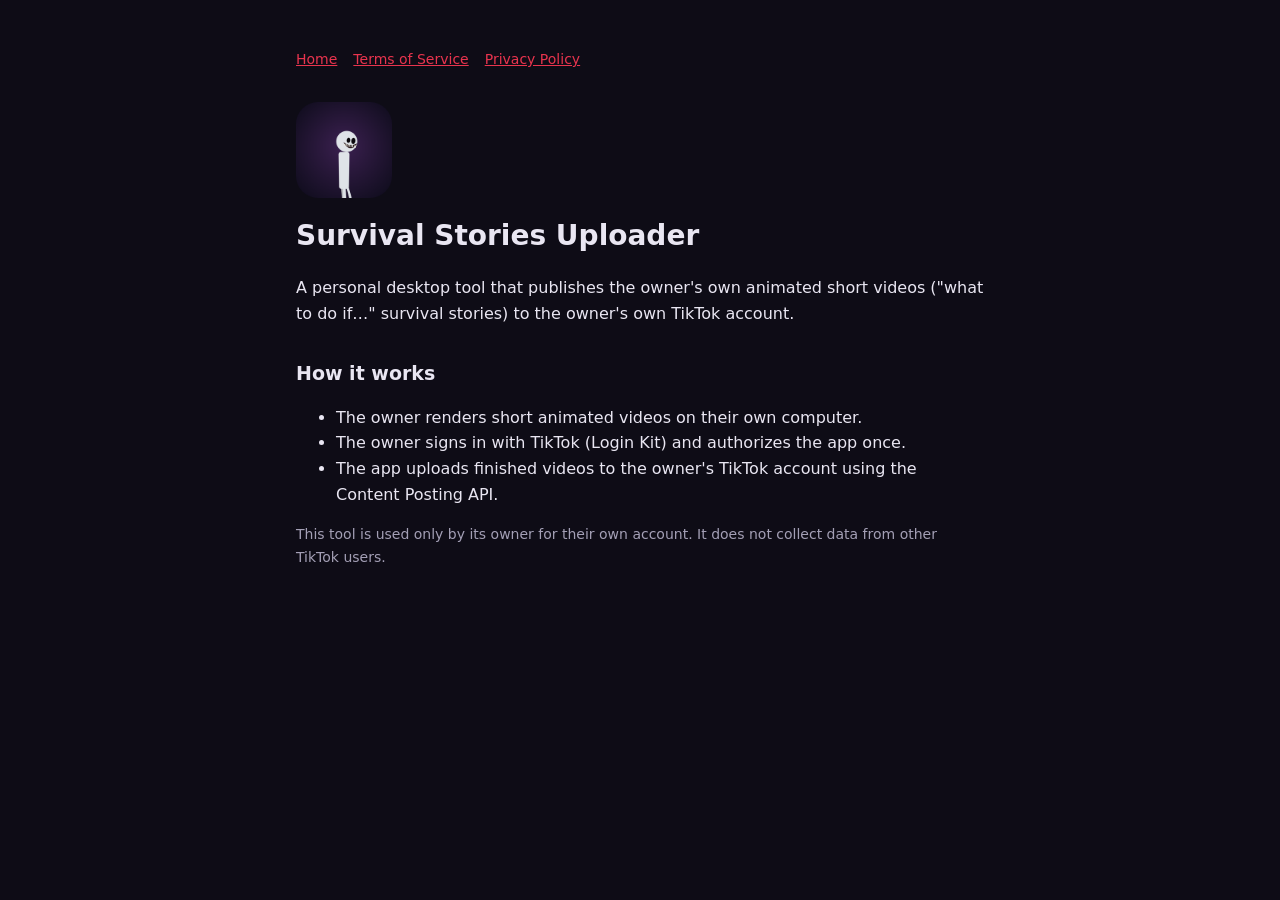
<file: index.html>
<!doctype html>
<html lang="en">
<head>
<meta charset="utf-8">
<meta name="viewport" content="width=device-width, initial-scale=1">
<title>Survival Stories Uploader</title>
<link rel="stylesheet" href="style.css">
</head>
<body>
<main>
<nav><a href="index.html">Home</a><a href="terms.html">Terms of Service</a><a href="privacy.html">Privacy Policy</a></nav>
<img class="icon" src="icon.png" alt="App icon">
<h1>Survival Stories Uploader</h1>
<p>A personal desktop tool that publishes the owner's own animated short videos
("what to do if…" survival stories) to the owner's own TikTok account.</p>
<h2>How it works</h2>
<ul>
  <li>The owner renders short animated videos on their own computer.</li>
  <li>The owner signs in with TikTok (Login Kit) and authorizes the app once.</li>
  <li>The app uploads finished videos to the owner's TikTok account using the Content Posting API.</li>
</ul>
<p class="muted">This tool is used only by its owner for their own account. It does not collect data from other TikTok users.</p>
</main>
</body>
</html>
</file>
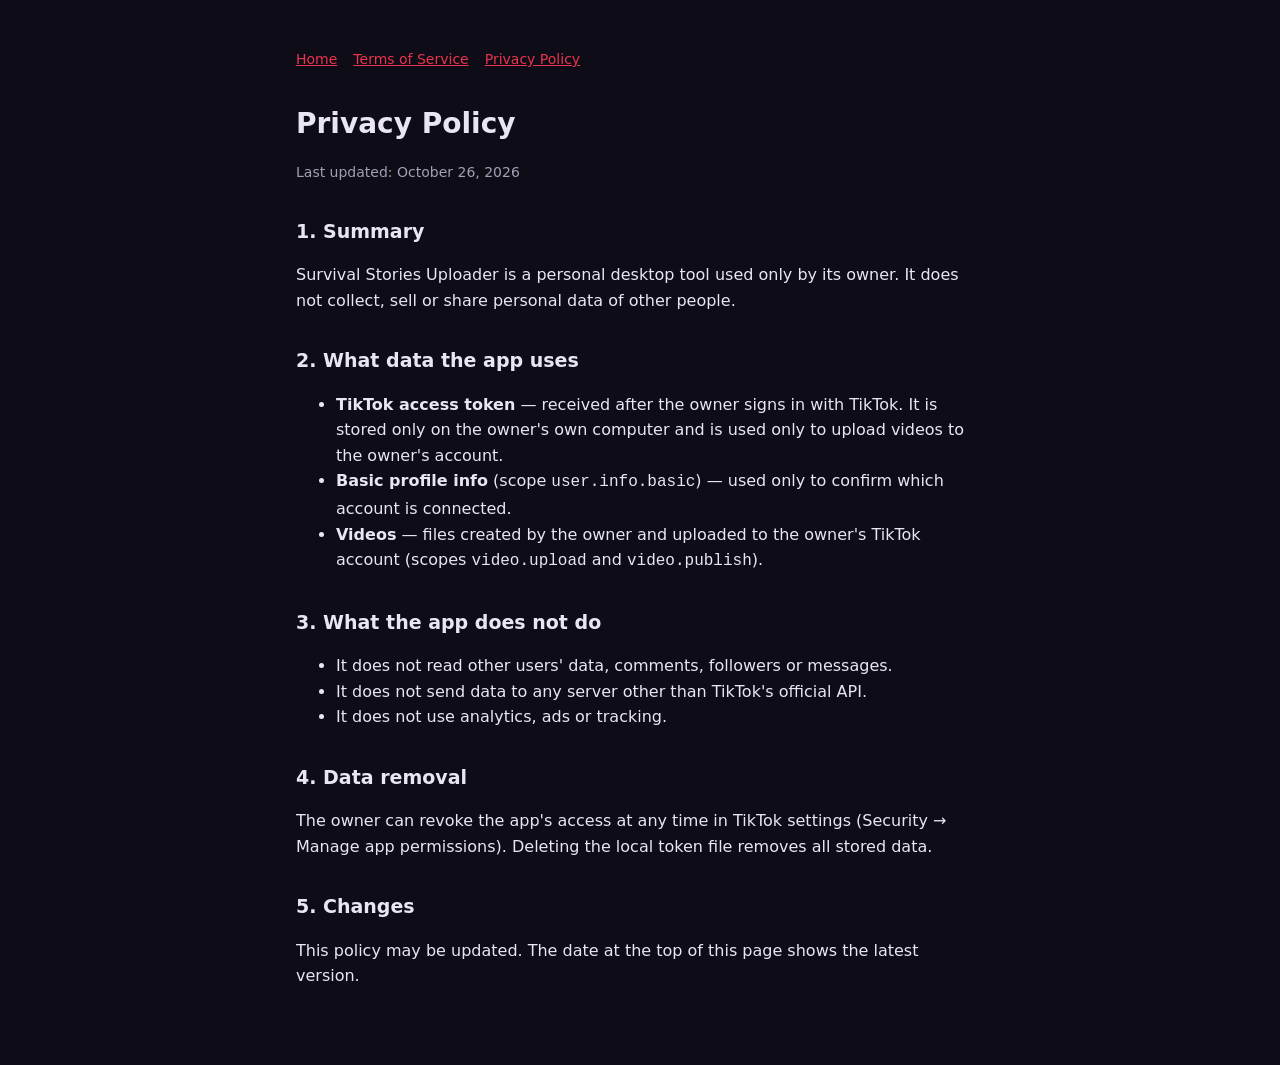
<file: privacy.html>
<!doctype html>
<html lang="en">
<head>
<meta charset="utf-8">
<meta name="viewport" content="width=device-width, initial-scale=1">
<title>Privacy Policy — Survival Stories Uploader</title>
<link rel="stylesheet" href="style.css">
</head>
<body>
<main>
<nav><a href="index.html">Home</a><a href="terms.html">Terms of Service</a><a href="privacy.html">Privacy Policy</a></nav>
<h1>Privacy Policy</h1>
<p class="muted">Last updated: October 26, 2026</p>

<h2>1. Summary</h2>
<p>Survival Stories Uploader is a personal desktop tool used only by its owner. It does not collect, sell or share
personal data of other people.</p>

<h2>2. What data the app uses</h2>
<ul>
  <li><b>TikTok access token</b> — received after the owner signs in with TikTok. It is stored only on the owner's
  own computer and is used only to upload videos to the owner's account.</li>
  <li><b>Basic profile info</b> (scope <code>user.info.basic</code>) — used only to confirm which account is connected.</li>
  <li><b>Videos</b> — files created by the owner and uploaded to the owner's TikTok account
  (scopes <code>video.upload</code> and <code>video.publish</code>).</li>
</ul>

<h2>3. What the app does not do</h2>
<ul>
  <li>It does not read other users' data, comments, followers or messages.</li>
  <li>It does not send data to any server other than TikTok's official API.</li>
  <li>It does not use analytics, ads or tracking.</li>
</ul>

<h2>4. Data removal</h2>
<p>The owner can revoke the app's access at any time in TikTok settings (Security → Manage app permissions).
Deleting the local token file removes all stored data.</p>

<h2>5. Changes</h2>
<p>This policy may be updated. The date at the top of this page shows the latest version.</p>
</main>
</body>
</html>
</file>
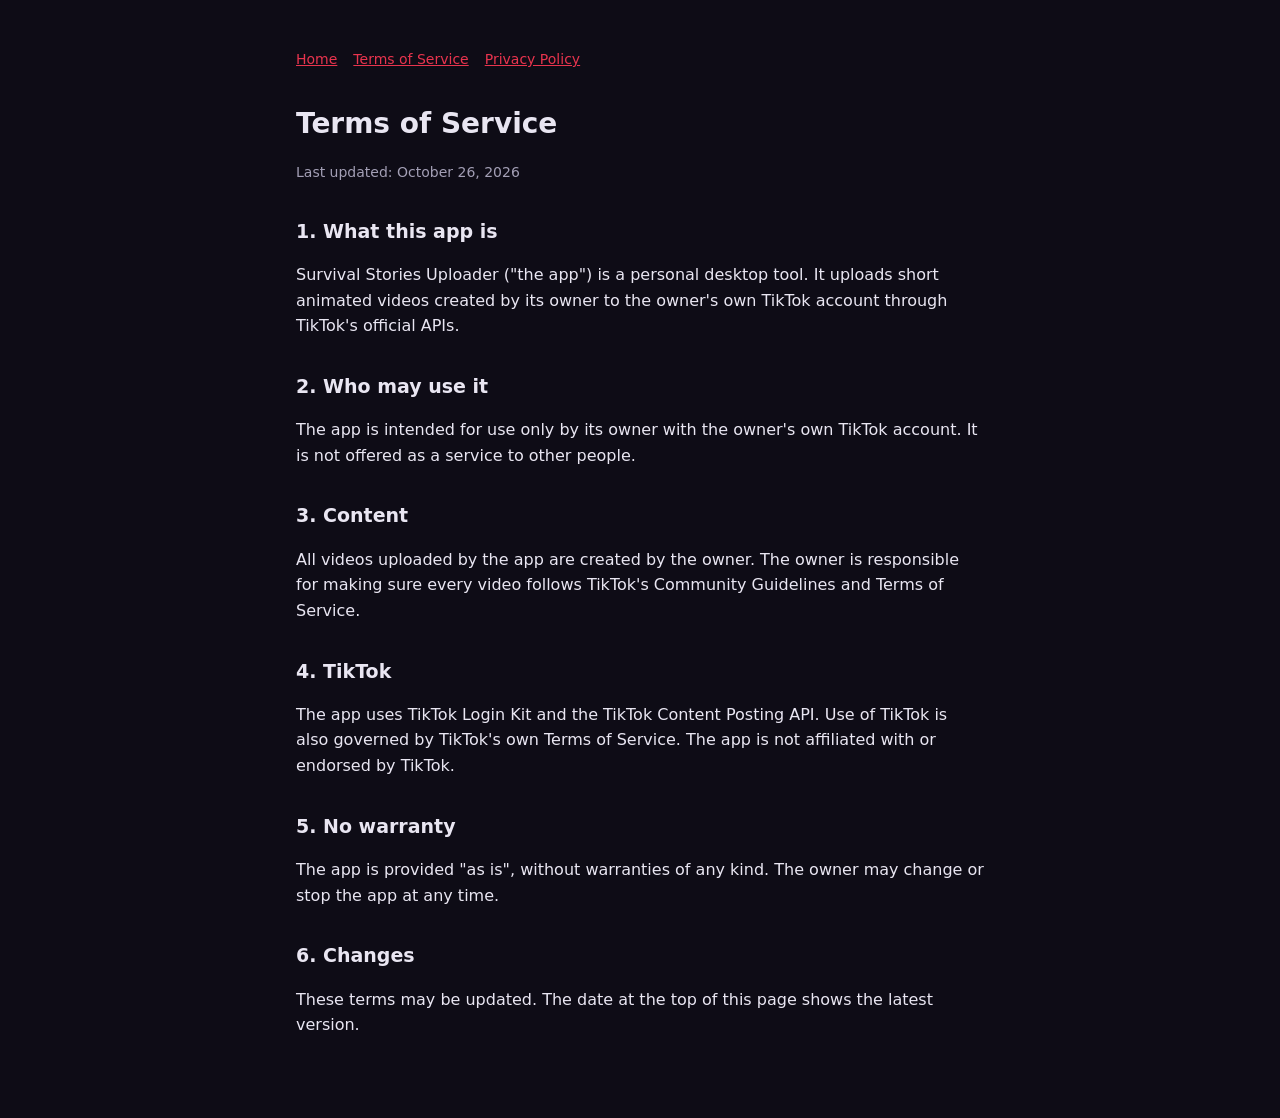
<file: terms.html>
<!doctype html>
<html lang="en">
<head>
<meta charset="utf-8">
<meta name="viewport" content="width=device-width, initial-scale=1">
<title>Terms of Service — Survival Stories Uploader</title>
<link rel="stylesheet" href="style.css">
</head>
<body>
<main>
<nav><a href="index.html">Home</a><a href="terms.html">Terms of Service</a><a href="privacy.html">Privacy Policy</a></nav>
<h1>Terms of Service</h1>
<p class="muted">Last updated: October 26, 2026</p>

<h2>1. What this app is</h2>
<p>Survival Stories Uploader ("the app") is a personal desktop tool. It uploads short animated videos created
by its owner to the owner's own TikTok account through TikTok's official APIs.</p>

<h2>2. Who may use it</h2>
<p>The app is intended for use only by its owner with the owner's own TikTok account. It is not offered as a
service to other people.</p>

<h2>3. Content</h2>
<p>All videos uploaded by the app are created by the owner. The owner is responsible for making sure every video
follows TikTok's Community Guidelines and Terms of Service.</p>

<h2>4. TikTok</h2>
<p>The app uses TikTok Login Kit and the TikTok Content Posting API. Use of TikTok is also governed by TikTok's own
Terms of Service. The app is not affiliated with or endorsed by TikTok.</p>

<h2>5. No warranty</h2>
<p>The app is provided "as is", without warranties of any kind. The owner may change or stop the app at any time.</p>

<h2>6. Changes</h2>
<p>These terms may be updated. The date at the top of this page shows the latest version.</p>
</main>
</body>
</html>
</file>
<file: style.css>
:root { --bg: #0e0c16; --fg: #e9e6f2; --muted: #a39fb5; --accent: #e8344e; }
* { box-sizing: border-box; }
body { margin: 0; background: var(--bg); color: var(--fg); font: 16px/1.6 system-ui, -apple-system, "Segoe UI", Arial, sans-serif; }
main { max-width: 720px; margin: 0 auto; padding: 48px 16px 64px; }
h1 { font-size: 28px; margin: 0 0 8px; }
h2 { font-size: 19px; margin: 32px 0 8px; }
p, li { color: var(--fg); }
.muted { color: var(--muted); font-size: 14px; }
a { color: var(--accent); }
nav { display: flex; gap: 16px; margin-bottom: 32px; font-size: 14px; }
img.icon { width: 96px; height: 96px; border-radius: 22px; display: block; margin-bottom: 16px; }
</file>
